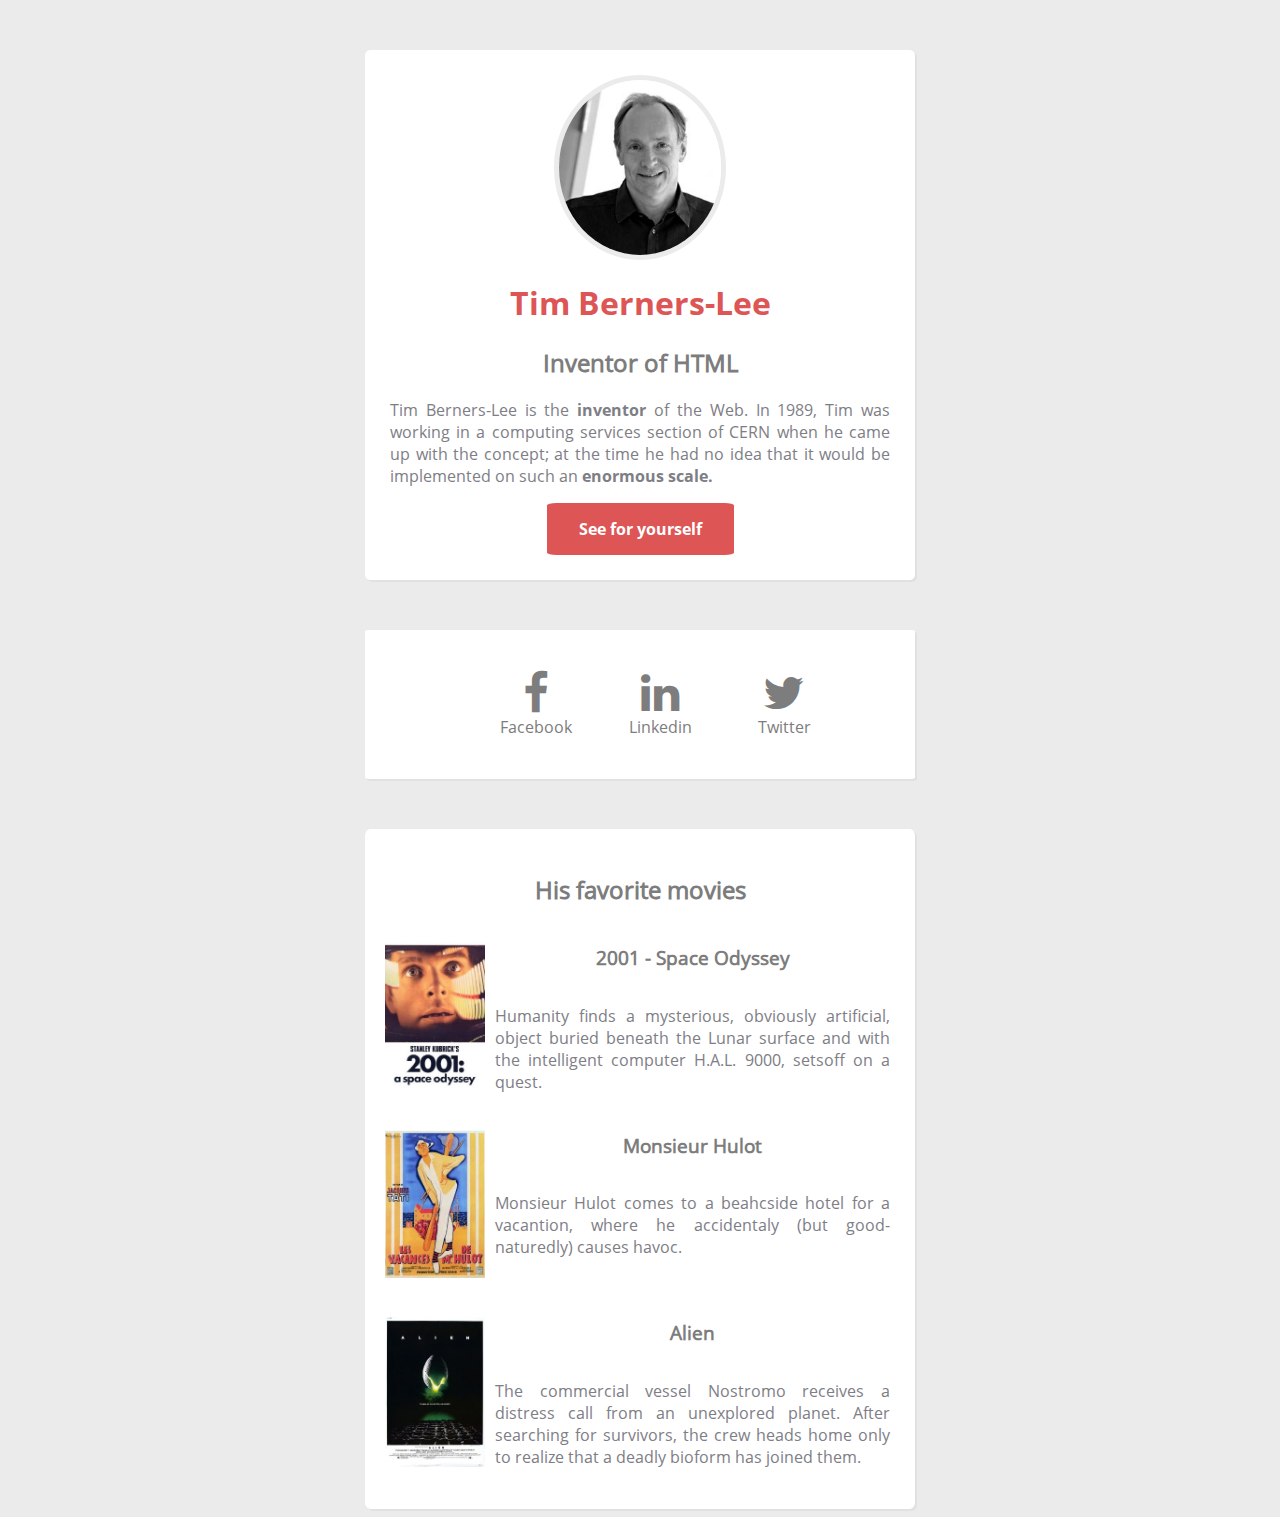
<file: index.html>
<html id="home">
    <head>
        <meta charset="UTF-8">
        <meta name="description" content="Berners Lee's website">
        <meta name="author" content="Cedric AUDRIT">
        <title>Berners Lee's Page</title>
        <link rel="stylesheet" href="style.css">
        <link rel="stylesheet" href="https://stackpath.bootstrapcdn.com/font-awesome/4.7.0/css/font-awesome.min.css" integrity="sha384-wvfXpqpZZVQGK6TAh5PVlGOfQNHSoD2xbE+QkPxCAFlNEevoEH3Sl0sibVcOQVnN" crossorigin="anonymous">
        <meta name="viewport" content="width=device-width, initial-scale=1"> 
    </head>
    <body class="griddesign">

        <section class="cadre01 leepres">
            <img class="leepic" src="images/tim_berners_lee.jpg" alt="Tim Berners-Lee Picture">

            <h1>Tim Berners-Lee</h1>

            <h2>Inventor of HTML</h2>

            <p>
                Tim Berners-Lee is the <b>inventor</b> of the Web. In 1989, Tim  was working in a computing services 
                section of CERN when he came up with the concept; at the time he had no idea that it would be 
                implemented on such an <b>enormous scale.</b>
            </p>

            <div>
                <a class="button" href="https://en.wikipedia.org/wiki/Tim_Berners-Lee">See for yourself</a>
            </div>
        </section>

        <section class="cadre01 leesocial">
            <div class="table">
                <ul id="horiz-list">
                    <li><a href="https://www.facebook.com/public/Tim-Berners-Lee"><i class="fa fa-facebook"></i> Facebook</a></li>
                    <li><a href="https://www.linkedin.com/in/tim-berners-lee-b41808ab/"><i class="fa fa-linkedin"></i> Linkedin</a></li>
                    <li><a href="https://twitter.com/timberners_lee"><i class="fa fa-twitter"></i> Twitter</a></li>
            </div>
        </section>

        <section class="cadre01 leemovie ">
            <article class="movtitlesect">
                <h2>His favorite movies</h2>
            </article>

            <section class="gridmovie">
            <figure class="mov1pic">
                <img src="images/space_odyssey.jpg" alt="Space Odyssey Cover">
            </figure>
            <article class="mov1rez">    
                <h3>2001 - Space Odyssey</h3>
                <p>Humanity finds a mysterious, obviously artificial, object buried beneath the Lunar 
                    surface and with the intelligent computer H.A.L. 9000, setsoff on a quest.</p>
            </article>

            <figure class="mov2pic">
                <img src="images/mister_hulot.jpg" alt="Mr Hulot Cover">
            </figure>
            <article class="mov2rez">
                <h3>Monsieur Hulot</h3>
                <p>Monsieur Hulot comes to a beahcside hotel for a vacantion, where he accidentaly 
                    (but good-naturedly) causes havoc.
                </p>
            </article>

            <figure class="mov3pic">
                <img src="images/alien.jpg" alt="Alien Cover">
            </figure>
            <article class="mov3rez">
                <h3>Alien</h3>
                <p>
                    The commercial vessel Nostromo receives a distress call from an unexplored planet.
                    After searching for survivors, the crew heads home only to realize that a deadly bioform has joined them.
                </p>
            </article>
        </section>

        </section>

        
    </body>
</html>
</file>
<file: style.css>
/* Created by CEDRIC AUDRIT - cedric@audrit.be */
/* LOAD and Set External fonts */
@font-face {
    font-family: "OpenSans";
    src: url(fonts/OpenSans-Regular.ttf) format("truetype");
  }

  @font-face {
    font-family: "OpenSans-Bold";
    src: url(fonts/OpenSans-Bold.ttf) format("truetype");
  }

h1 {
    color: #dd5555;
    font-weight: bold;
    font-family: "OpenSans-Bold";
    font-size: xx-large;
}

b {
    font-family: "OpenSans-Bold";
}

h2 {
    color: #7d7d7d;
    text-align: center;
}

ul {
    list-style-type: none;
  }

i {
    color:#7d7d7d;
}

.socialicone {
    font-size: 3em;
}

.leesocial a {color:#7d7d7d;
    text-decoration: none;
}         /* Unvisited link  */
.leesocial a:visited {color:#7d7d7d;} /* Visited link    */
.leesocial a:hover {color:#666666;}   /* Mouse over link */
.leesocial a:active {color:#7d7d7d;}  /* Selected link   */


.redcolorbg {
    background-color: #dd5555;
}

body { 
    font-family: "OpenSans", sans-serif;
    background-color: #ebebeb;
}

p {
    text-align: justify;
    text-justify: inter-word;
    color: #7e7e85;
}

.leepic {
    border-radius: 50%;
    border: 5px solid  #ebebeb ;
    height: 175px;
}

.cadre01 {
    margin:0 auto; 
    margin-top: 50px;
    width:500px;
    padding:25px;
    border:0px solid rgb(0, 0, 0);
    background-color: #FFFFFF;
    /*display: flow-root; */
    vertical-align: middle;
    box-shadow: 2px 2px #e1e1e1;
    border-radius: 1%;
    }

.button {
    font-family: "OpenSans-Bold";
    background-color: #dd5555; 
    border: none;
    color: white;
    padding: 15px 32px;
    text-align: center;
    text-decoration: none;
    display: inline-block;
    border-radius: 5%;
  }
    

.leepres {
    text-align: center;
}

.leesocial {
    text-align: center;
}

.leemovie p {
    display:inline-block;
    vertical-align:middle;
    justify-content: center;
}

.leemovie img {
    float:left;
    width: 100px;
    height: auto;
}
.leemovie p {
    border-top: -10px;
}

.leemovie h3 {
    text-align: center;
    color: #7d7d7d;
}


.gridmovie {
    display: grid;
    grid-template-columns: 100px 1fr;
    grid-template-rows: repeat(3, 1fr);
    grid-gap: 5px; 
}

.mov1pic {
    grid-column: 1;
    grid-row: 1;
    margin-left: -5px;
}

.mov2pic {
    grid-column: 1;
    grid-row: 2;
    margin-left: -5px;
}

.mov3pic {
    grid-column: 1;
    grid-row: 3;
    margin-left: -5px;
}

.mov1rez {
    grid-column: 2;
    grid-row: 1;
}

.mov2rez {
    grid-column: 2;
    grid-row: 2;
}

.mov3rez {
    grid-column: 2;
    grid-row: 3;
}


.leesocial ul li { 
    /* make list elements fall inline as block elements */
    position: relative;
    display: inline-block;
    /* next two lines only for display purposes */
    text-align: center;
    border:0px;
    width: 80px;
    padding-left: 20px;
    padding-right: 20px;
}
/* horizontally center ul element */
.leesocial ul { text-align:center; }

.leesocial i {
    font-size: 2.8em;
}
</file>
